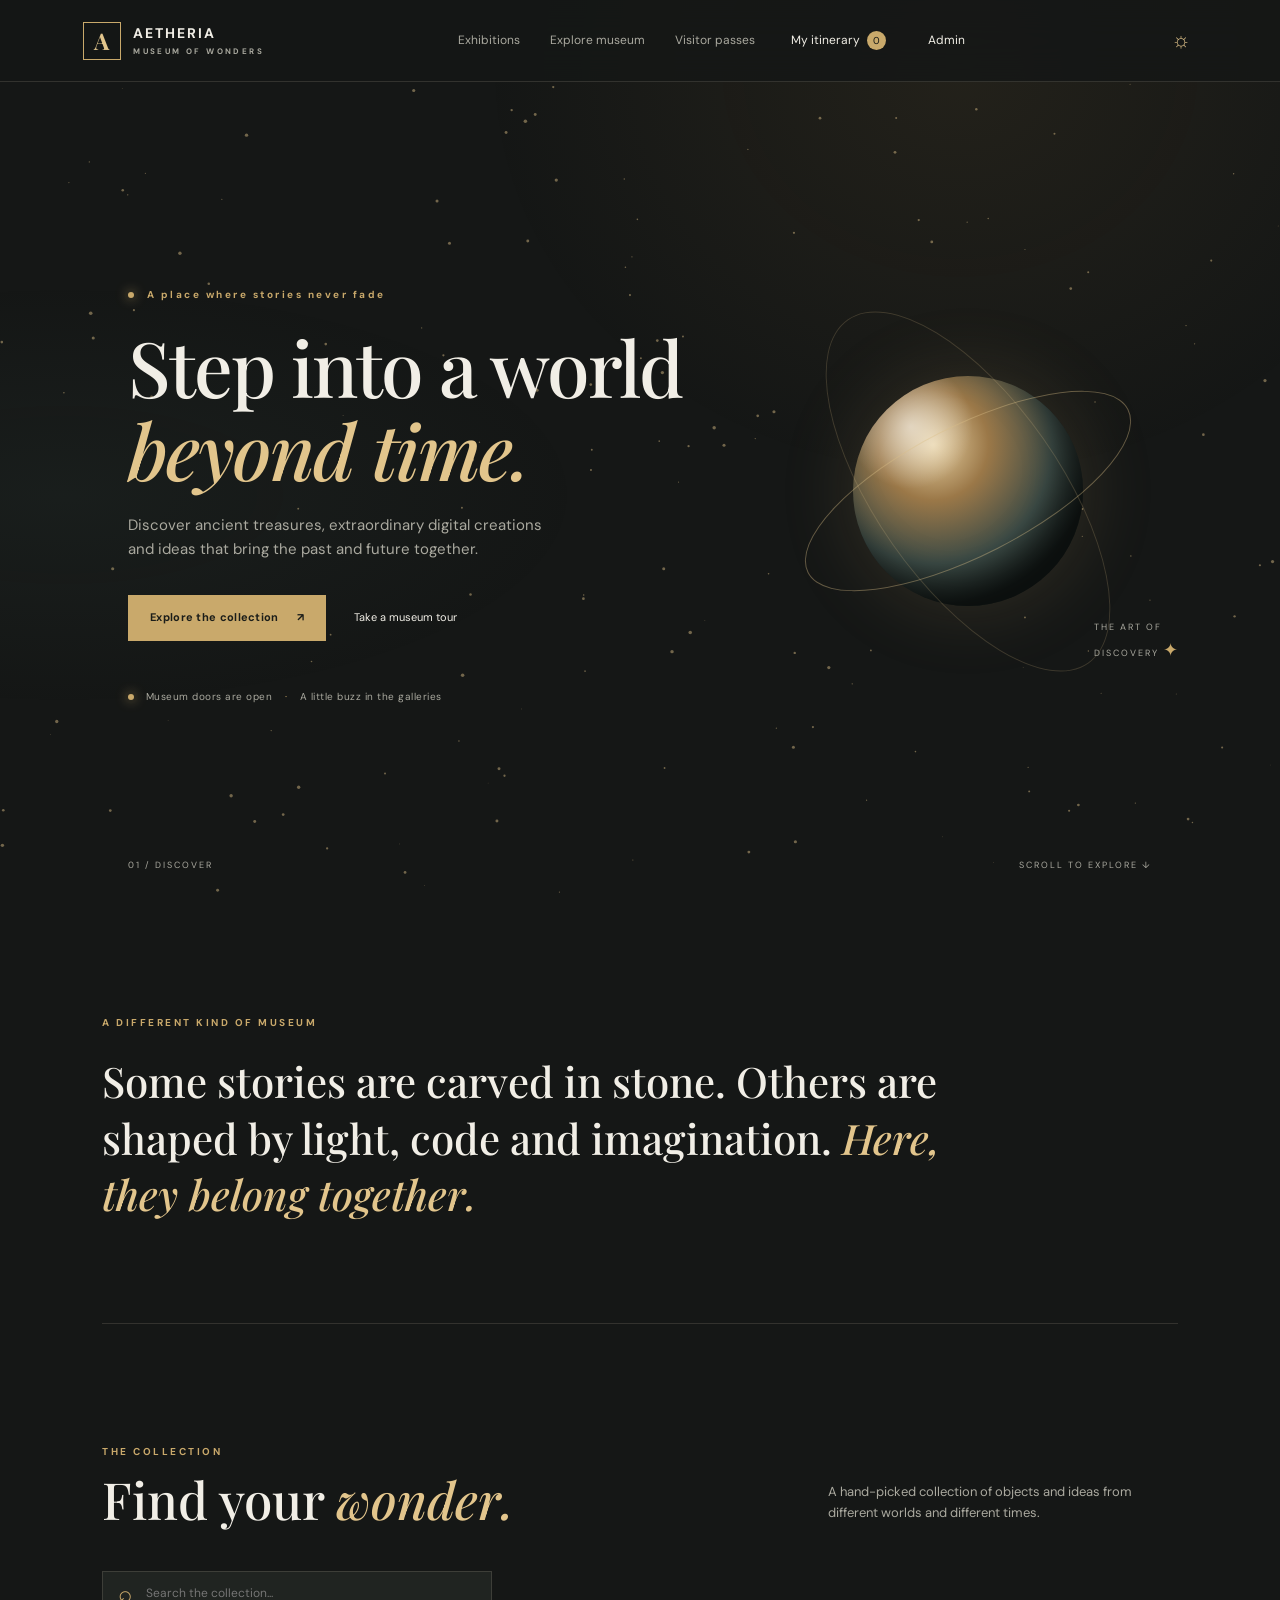
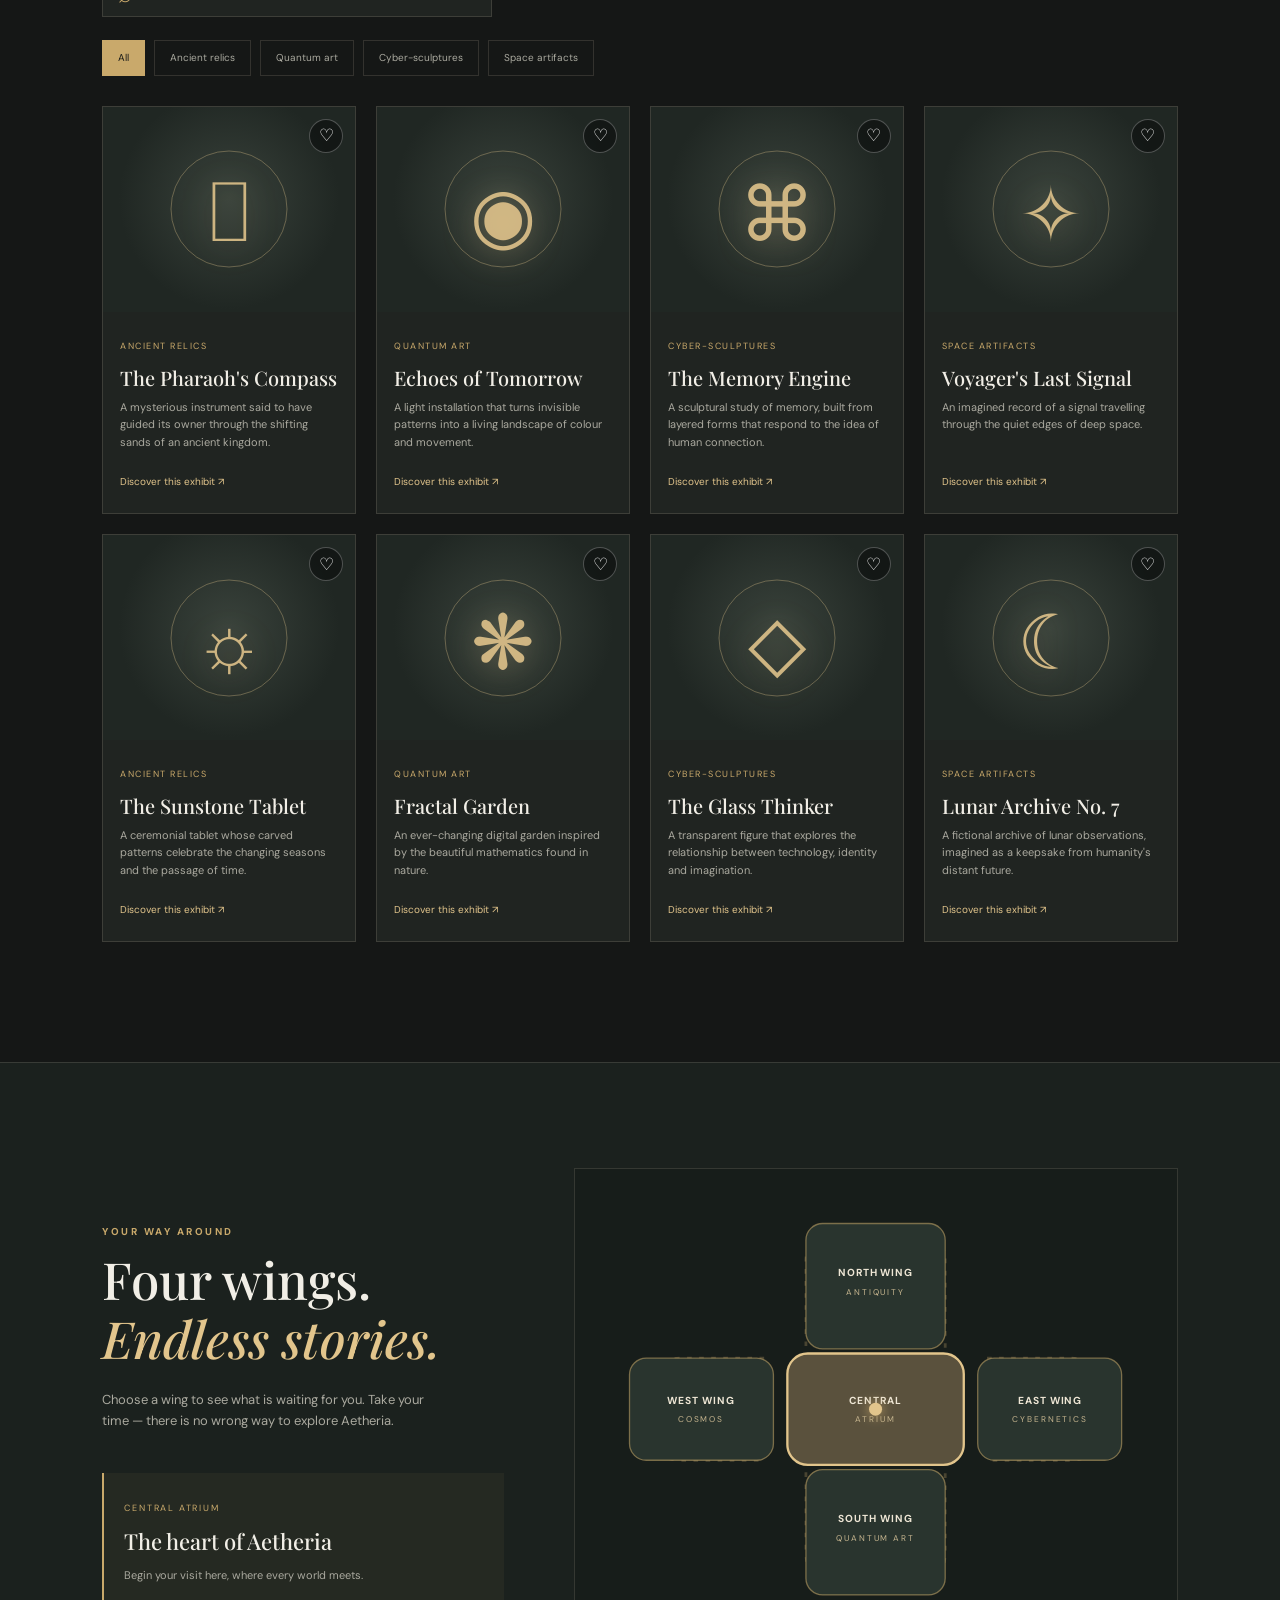
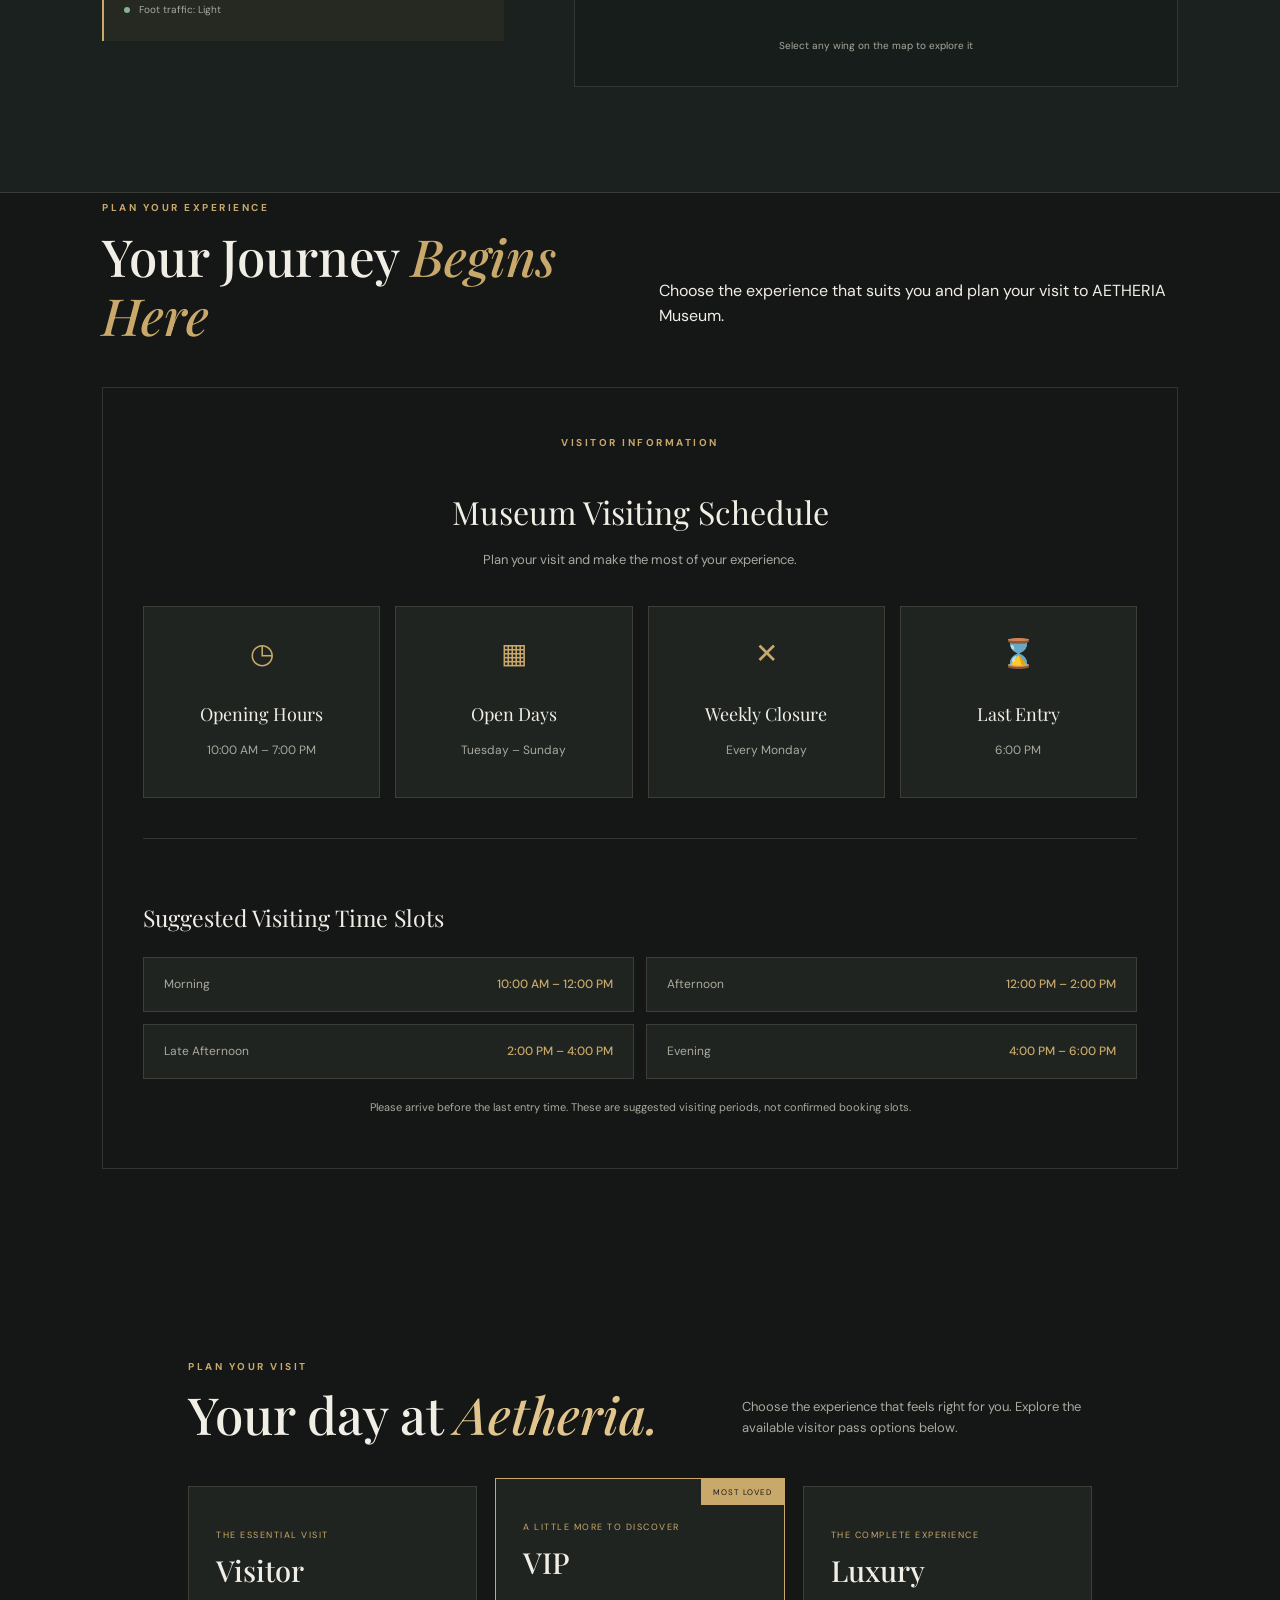
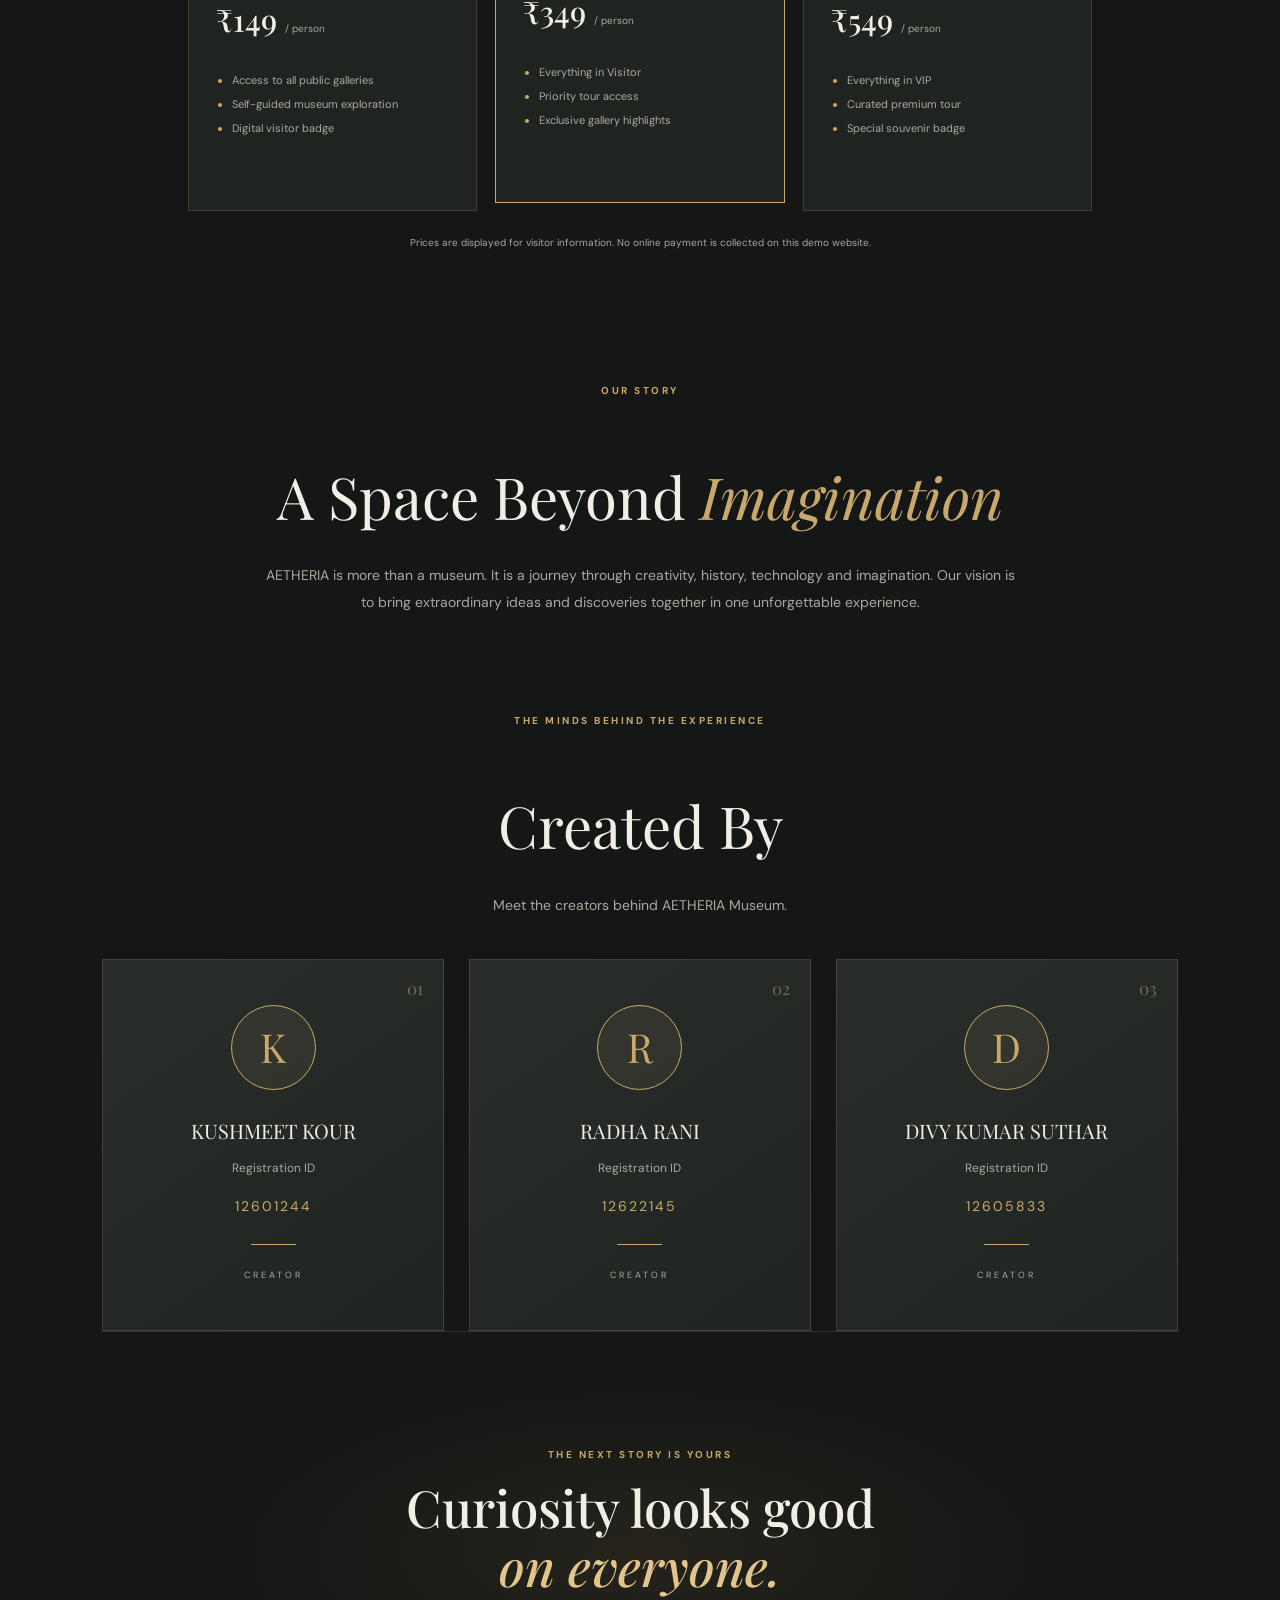
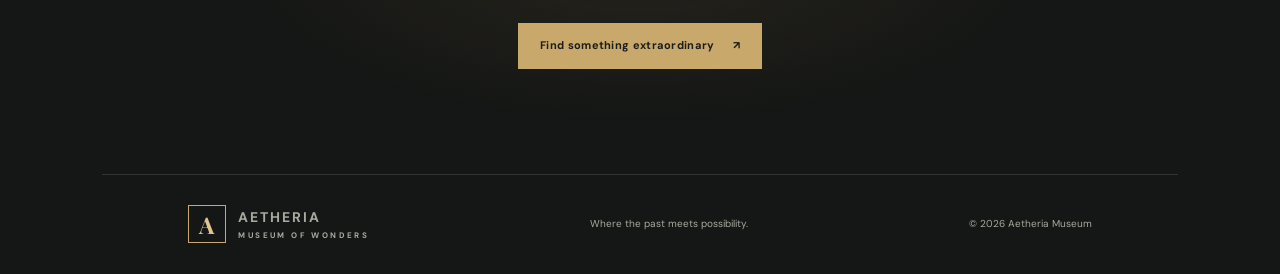
<file: index.html>
<!DOCTYPE html>
<html lang="en">
<head>
  <meta charset="UTF-8">
  <meta name="viewport" content="width=device-width, initial-scale=1.0">
  <meta name="theme-color" content="#151716">

  <title>AETHERIA — Museum of Wonders</title>

  <link rel="preconnect" href="https://fonts.googleapis.com">
  <link rel="preconnect" href="https://fonts.gstatic.com" crossorigin>

  <link href="https://fonts.googleapis.com/css2?family=DM+Sans:wght@400;500;600;700&family=Playfair+Display:wght@500;600;700&display=swap" rel="stylesheet">

  <link rel="stylesheet" href="style.css">
</head>

<body>

  <div class="ambient-glow"></div>

  <!-- Navigation -->
  <header class="navbar">

    <a class="brand" href="#home">
      <span class="brand-mark">A</span>

      <span>
        AETHERIA
        <small>MUSEUM OF WONDERS</small>
      </span>
    </a>

    <button class="menu-toggle" id="menuToggle">☰</button>

    <nav class="nav-links" id="navLinks">
      <a href="#exhibits">Exhibitions</a>
      <a href="#museum-map">Explore museum</a>
      <a href="#passes">Visitor passes</a>

      <button class="nav-button" id="openItinerary">
        My itinerary <span id="favoriteCount">0</span>
      </button>

      <button class="nav-button admin-link" id="openAdmin">
        Admin
      </button>
    </nav>

    <button class="theme-button" id="themeToggle">☼</button>

  </header>


  <main>

    <!-- Hero section -->
    <section class="hero" id="home">

      <canvas id="starCanvas"></canvas>

      <div class="hero-content">

        <p class="eyebrow">
          <span></span>
          A place where stories never fade
        </p>

        <h1>
          Step into a world
          <br>
          <em>beyond time.</em>
        </h1>

        <p class="hero-copy">
          Discover ancient treasures, extraordinary digital creations
          and ideas that bring the past and future together.
        </p>

        <div class="hero-actions">

          <a class="primary-button" href="#exhibits">
            Explore the collection <span>↗</span>
          </a>

          <a class="text-button" href="#museum-map">
            Take a museum tour
          </a>

        </div>

        <div class="hero-note">
          <span class="live-dot"></span>
          Museum doors are open
          <span class="note-divider">·</span>
          <span id="crowdStatus">A calm day to explore</span>
        </div>

      </div>


      <div class="hero-art">

        <div class="orbit orbit-one"></div>
        <div class="orbit orbit-two"></div>

        <div class="hero-orb">
          <div class="orb-inner"></div>
        </div>

        <div class="hero-art-label">
          THE ART OF
          <br>
          DISCOVERY <span>✦</span>
        </div>

      </div>

      <div class="hero-bottom">
        <span>01 / DISCOVER</span>
        <span>SCROLL TO EXPLORE ↓</span>
      </div>

    </section>


    <!-- Introduction -->
    <section class="intro section-wrap">

      <div class="intro-small">
        A DIFFERENT KIND OF MUSEUM
      </div>

      <p>
        Some stories are carved in stone. Others are shaped by light,
        code and imagination.
        <em>Here, they belong together.</em>
      </p>

    </section>


    <!-- Exhibitions -->
    <section class="section-wrap exhibits-section" id="exhibits">

      <div class="section-heading">

        <div>
          <p class="eyebrow">THE COLLECTION</p>
          <h2>Find your <em>wonder.</em></h2>
        </div>

        <p class="section-description">
          A hand-picked collection of objects and ideas from
          different worlds and different times.
        </p>

      </div>


      <div class="collection-tools">

        <label class="search-box">
          <span>⌕</span>

          <input
            id="searchInput"
            type="search"
            placeholder="Search the collection..."
          >
        </label>


        <div class="filter-list" id="filterList">

          <button class="filter-button active" data-category="All">
            All
          </button>

          <button class="filter-button" data-category="Ancient Relics">
            Ancient relics
          </button>

          <button class="filter-button" data-category="Quantum Art">
            Quantum art
          </button>

          <button class="filter-button" data-category="Cyber-Sculptures">
            Cyber-sculptures
          </button>

          <button class="filter-button" data-category="Space Artifacts">
            Space artifacts
          </button>

        </div>

      </div>


      <div class="exhibit-grid" id="exhibitGrid"></div>

      <p class="empty-message" id="emptyMessage" hidden>
        No exhibits found. Try another search.
      </p>

    </section>


    <!-- Museum floor map -->
    <section class="museum-map-section" id="museum-map">

      <div class="section-wrap map-layout">

        <div class="map-copy">

          <p class="eyebrow">YOUR WAY AROUND</p>

          <h2>
            Four wings.
            <br>
            <em>Endless stories.</em>
          </h2>

          <p>
            Choose a wing to see what is waiting for you.
            Take your time — there is no wrong way to explore Aetheria.
          </p>


          <div class="wing-info" id="wingInfo">

            <span class="wing-kicker">CENTRAL ATRIUM</span>

            <h3>The heart of Aetheria</h3>

            <p>
              Begin your visit here, where every world meets.
            </p>

            <span class="foot-traffic">
              <i></i> Foot traffic: Light
            </span>

          </div>

        </div>


        <div class="map-card">

          <svg class="floor-map" viewBox="0 0 600 470">

            <path class="map-path"
              d="M225 180 L225 75 Q225 48 252 48 H348 Q375 48 375 75 V180
              M225 290 V390 Q225 417 252 417 H348 Q375 417 375 390 V290
              M180 180 H90 Q63 180 63 207 V263 Q63 290 90 290 H180
              M420 180 H510 Q537 180 537 207 V263 Q537 290 510 290 H420"/>

            <rect class="wing-shape" data-wing="North Wing"
              x="225" y="35" width="150" height="135" rx="18"/>

            <rect class="wing-shape" data-wing="West Wing"
              x="35" y="180" width="155" height="110" rx="18"/>

            <rect class="wing-shape" data-wing="East Wing"
              x="410" y="180" width="155" height="110" rx="18"/>

            <rect class="wing-shape" data-wing="Central Atrium"
              x="205" y="175" width="190" height="120" rx="22"/>

            <rect class="wing-shape" data-wing="South Wing"
              x="225" y="300" width="150" height="135" rx="18"/>


            <g class="map-label" pointer-events="none">

              <text x="300" y="92">NORTH WING</text>
              <text x="300" y="112" class="map-sub">ANTIQUITY</text>

              <text x="112" y="229">WEST WING</text>
              <text x="112" y="249" class="map-sub">COSMOS</text>

              <text x="488" y="229">EAST WING</text>
              <text x="488" y="249" class="map-sub">CYBERNETICS</text>

              <text x="300" y="229">CENTRAL</text>
              <text x="300" y="249" class="map-sub">ATRIUM</text>

              <text x="300" y="357">SOUTH WING</text>
              <text x="300" y="377" class="map-sub">QUANTUM ART</text>

            </g>

            <circle class="map-center-dot" cx="300" cy="235" r="7"/>

          </svg>

          <p class="map-hint">
            Select any wing on the map to explore it
          </p>

        </div>

      </div>

    </section>


    


    

  </main>


  


  <!-- Exhibit details popup -->
  <div class="modal-overlay" id="artifactModal">

    <div class="modal-card artifact-modal">

      <button class="close-button" data-close="artifactModal">×</button>

      <div class="modal-art" id="modalArt"></div>

      <div class="modal-content">

        <p class="eyebrow" id="modalCategory"></p>

        <h2 id="modalTitle"></h2>

        <p id="modalDescription"></p>

        <div class="artifact-facts" id="modalFacts"></div>

        <div class="modal-actions">

          <button class="outline-button" id="audioButton">
            ▶ Listen to audio guide
          </button>

          <button class="text-button" id="modalSaveButton">
            ♡ Save to itinerary
          </button>

        </div>


        <div class="rating-area">

          <span>Rate this exhibit</span>

          <div class="stars" id="ratingStars">
            ☆ ☆ ☆ ☆ ☆
          </div>

          <small id="ratingMessage">
            Your rating helps other visitors.
          </small>

        </div>

      </div>

    </div>

  </div>


  <!-- Personal itinerary drawer -->
  <div class="drawer-backdrop" id="drawerBackdrop"></div>

  <aside class="itinerary-drawer" id="itineraryDrawer">

    <button class="close-button" id="closeItinerary">×</button>

    <p class="eyebrow">YOUR PERSONAL ROUTE</p>

    <h2>My <em>itinerary.</em></h2>

    <p class="drawer-intro">
      Keep the exhibits you love in one place.
    </p>

    <div id="itineraryItems" class="itinerary-items"></div>

    <div class="walking-time" id="walkingTime">
      Estimated walking time: 0 minutes
    </div>

  </aside>


  <!-- Visitor pass popup -->
  <div class="modal-overlay" id="passModal">

    <div class="modal-card pass-modal">

      <button class="close-button" data-close="passModal">×</button>

      <p class="eyebrow">YOUR AETHERIA VISIT</p>

      <h2>Create your <em>visitor pass.</em></h2>


      <form id="passForm">

        <label for="visitorName">Your name</label>

        <input
          id="visitorName"
          type="text"
          placeholder="Enter your name"
          required
          maxlength="40"
        >


        <label for="visitorEmail">Email address</label>

        <input
          id="visitorEmail"
          type="email"
          placeholder="you@example.com"
          required
        >


        <label for="passTier">Pass type</label>

        <select id="passTier">

          <option value="Visitor">Visitor — ₹149</option>
          <option value="VIP">VIP — ₹349</option>
          <option value="Luxury">Luxury — ₹549</option>

        </select>


        <p class="form-note">
          This demo creates a digital pass for preview.
          It does not take payment or make a real booking.
        </p>

        <button class="primary-button full-button" type="submit">
          Generate my pass
        </button>

      </form>


      <div class="generated-pass" id="generatedPass" hidden>

        <div class="pass-top">
          <span>AETHERIA</span>
          <span>VISITOR PASS</span>
        </div>

        <div class="pass-name" id="badgeName"></div>

        <div class="pass-tier" id="badgeTier"></div>

        <div class="badge-code" id="badgeCode"></div>

        <div class="pass-bottom">
          <span id="badgeDate"></span>
          <span id="badgePrice"></span>
        </div>

        <button class="outline-button" id="printPass">
          Print pass
        </button>

      </div>

    </div>

  </div>


  <!-- Admin login and dashboard -->
  <div class="modal-overlay" id="adminModal">

    <div class="modal-card admin-login-card">

      <button class="close-button" data-close="adminModal">×</button>


      <!-- Admin login -->
      <div id="adminLoginView">

        <p class="eyebrow">STAFF ACCESS</p>

        <h2>Welcome <em>back.</em></h2>

        <p class="admin-help">
          Sign in to manage the museum collection.
        </p>


        <form id="adminLoginForm">

          <label for="adminId">Admin user ID</label>

          <input
            id="adminId"
            type="number"
            placeholder="Enter numeric user ID"
            required
          >


          <label for="adminPassword">Password</label>

          <input
            id="adminPassword"
            type="password"
            placeholder="Enter password"
            required
          >


          <button class="primary-button full-button" type="submit">
            Sign in
          </button>

          <p class="login-error" id="loginError"></p>

        </form>

      </div>


      <!-- Admin dashboard -->
      <div id="adminDashboard" hidden>

        <div class="admin-heading">

          <div>
            <p class="eyebrow">AETHERIA CONTROL ROOM</p>
            <h2>Manage the <em>collection.</em></h2>
          </div>

          <button class="text-button" id="adminLogout">
            Log out
          </button>

        </div>


        <p class="admin-help">
          Add a new exhibit or update and remove an existing one.
        </p>


        <form id="artifactForm" class="admin-form">

          <input type="hidden" id="editArtifactId">


          <label for="adminArtifactTitle">Exhibit title</label>

          <input
            id="adminArtifactTitle"
            required
            maxlength="70"
            placeholder="Give this exhibit a name"
          >


          <label for="adminArtifactCategory">Category</label>

          <select id="adminArtifactCategory">

            <option>Ancient Relics</option>
            <option>Quantum Art</option>
            <option>Cyber-Sculptures</option>
            <option>Space Artifacts</option>

          </select>


          <label for="adminArtifactDescription">Description</label>

          <textarea
            id="adminArtifactDescription"
            rows="3"
            required
            placeholder="Tell visitors what makes it special"
          ></textarea>


          <label for="adminArtifactWing">Museum wing</label>

          <select id="adminArtifactWing">

            <option>North Wing</option>
            <option>East Wing</option>
            <option>West Wing</option>
            <option>South Wing</option>
            <option>Central Atrium</option>

          </select>


          <label for="adminArtifactImage">Image (optional)</label>

          <input
            id="adminArtifactImage"
            type="file"
            accept="image/*"
          >


          <div class="admin-form-actions">

            <button class="primary-button" type="submit" id="saveArtifactButton">
              Save exhibit
            </button>

            <button class="outline-button" type="button" id="cancelEditButton">
              Clear form
            </button>

          </div>

        </form>


        <h3 class="admin-list-title">Current exhibits</h3>

        <div id="adminArtifactList" class="admin-artifact-list"></div>

      </div>

    </div>

  </div>


  <!-- Small messages shown after actions -->
  <div class="toast" id="toast"></div>






<!-- MUSEUM PASSES AND VISITING SCHEDULE -->
<section class="pass-section section-wrap" id="passes">

    <div class="section-heading">
        <div>
            <span class="eyebrow">PLAN YOUR EXPERIENCE</span>
            <h2>Your Journey <span>Begins Here</span></h2>
        </div>

        <p>
            Choose the experience that suits you and plan
            your visit to AETHERIA Museum.
        </p>
    </div>

    <!-- VISITING SCHEDULE -->
    <div class="visit-schedule">

        <div class="schedule-heading">
            <span class="eyebrow">VISITOR INFORMATION</span>
            <h3>Museum Visiting Schedule</h3>
            <p>Plan your visit and make the most of your experience.</p>
        </div>

        <div class="schedule-details">

            <div class="schedule-item">
                <span class="schedule-icon">◷</span>
                <h4>Opening Hours</h4>
                <p>10:00 AM – 7:00 PM</p>
            </div>

            <div class="schedule-item">
                <span class="schedule-icon">▦</span>
                <h4>Open Days</h4>
                <p>Tuesday – Sunday</p>
            </div>

            <div class="schedule-item">
                <span class="schedule-icon">✕</span>
                <h4>Weekly Closure</h4>
                <p>Every Monday</p>
            </div>

            <div class="schedule-item">
                <span class="schedule-icon">⌛</span>
                <h4>Last Entry</h4>
                <p>6:00 PM</p>
            </div>

        </div>

        <div class="time-slots">
            <h4>Suggested Visiting Time Slots</h4>

            <div class="time-slot-list">
                <div class="time-slot">
                    <span>Morning</span>
                    <strong>10:00 AM – 12:00 PM</strong>
                </div>

                <div class="time-slot">
                    <span>Afternoon</span>
                    <strong>12:00 PM – 2:00 PM</strong>
                </div>

                <div class="time-slot">
                    <span>Late Afternoon</span>
                    <strong>2:00 PM – 4:00 PM</strong>
                </div>

                <div class="time-slot">
                    <span>Evening</span>
                    <strong>4:00 PM – 6:00 PM</strong>
                </div>
            </div>

            <p class="schedule-note">
                Please arrive before the last entry time.
                These are suggested visiting periods, not confirmed booking slots.
            </p>
        </div>

    </div>
    <!-- Visitor passes and prices -->
    <section class="section-wrap passes-section" id="passes">

      <div class="section-heading">

        <div>
          <p class="eyebrow">PLAN YOUR VISIT</p>
          <h2>Your day at <em>Aetheria.</em></h2>
        </div>

        <p class="section-description">
          Choose the experience that feels right for you.
          Explore the available visitor pass options below.
        </p>

      </div>


      <div class="pass-grid">


        <article class="pass-card">

          <p class="pass-type">THE ESSENTIAL VISIT</p>

          <h3>Visitor</h3>

          <div class="pass-price">
            ₹149 <small>/ person</small>
          </div>

          <ul>
            <li>Access to all public galleries</li>
            <li>Self-guided museum exploration</li>
            <li>Digital visitor badge</li>
          </ul>

          <!-- <button class="outline-button choose-pass" data-tier="Visitor">
            Create visitor pass
          </button> -->

        </article>


        <article class="pass-card featured-pass">

          <span class="popular-tag">MOST LOVED</span>

          <p class="pass-type">A LITTLE MORE TO DISCOVER</p>

          <h3>VIP</h3>

          <div class="pass-price">
            ₹349 <small>/ person</small>
          </div>

          <ul>
            <li>Everything in Visitor</li>
            <li>Priority tour access</li>
            <li>Exclusive gallery highlights</li>
          </ul>

          <!-- <button class="primary-button choose-pass" data-tier="VIP">
            Create VIP pass
          </button> -->

        </article>


        <article class="pass-card">

          <p class="pass-type">THE COMPLETE EXPERIENCE</p>

          <h3>Luxury</h3>

          <div class="pass-price">
            ₹549 <small>/ person</small>
          </div>

          <ul>
            <li>Everything in VIP</li>
            <li>Curated premium tour</li>
            <li>Special souvenir badge</li>
          </ul>

          <!-- <button class="outline-button choose-pass" data-tier="Luxury">
            Create luxury pass
          </button> -->

        </article>

      </div>

      <p class="price-note">
        Prices are displayed for visitor information.
        No online payment is collected on this demo website.
      </p>

    </section>
    

</section>







<!-- ABOUT AETHERIA SECTION -->
<section class="about-section section-wrap" id="about">

    <div class="about-heading">
        <span class="eyebrow">OUR STORY</span>
        <h2>A Space Beyond <span>Imagination</span></h2>

        <p>
            AETHERIA is more than a museum. It is a journey through
            creativity, history, technology and imagination.
            Our vision is to bring extraordinary ideas and discoveries
            together in one unforgettable experience.
        </p>
    </div>

    <div class="creator-heading">
        <span class="eyebrow">THE MINDS BEHIND THE EXPERIENCE</span>
        <h2>Created By</h2>
        <p>Meet the creators behind AETHERIA Museum.</p>
    </div>

    <div class="creator-grid">

        <div class="creator-card">
            <div class="creator-number">01</div>
            <div class="creator-symbol">K</div>
            <h3>KUSHMEET KOUR</h3>
            <p>Registration ID</p>
            <span>12601244</span>
            <div class="creator-line"></div>
            <small>CREATOR</small>
        </div>

        <div class="creator-card">
            <div class="creator-number">02</div>
            <div class="creator-symbol">R</div>
            <h3>RADHA RANI</h3>
            <p>Registration ID</p>
            <span>12622145</span>
            <div class="creator-line"></div>
            <small>CREATOR</small>
        </div>

        <div class="creator-card">
            <div class="creator-number">03</div>
            <div class="creator-symbol">D</div>
            <h3>DIVY KUMAR SUTHAR</h3>
            <p>Registration ID</p>
            <span>12605833</span>
            <div class="creator-line"></div>
            <small>CREATOR</small>
        </div>

    </div>
    <!-- Closing section -->
    <section class="closing-section">

      <p class="eyebrow">THE NEXT STORY IS YOURS</p>

      <h2>
        Curiosity looks good
        <br>
        <em>on everyone.</em>
      </h2>

      <a class="primary-button" href="#exhibits">
        Find something extraordinary <span>↗</span>
      </a>

    </section>

    <!-- Footer -->
  <footer class="footer">

    <a class="brand" href="#home">
      <span class="brand-mark">A</span>

      <span>
        AETHERIA
        <small>MUSEUM OF WONDERS</small>
      </span>
    </a>

    <p>Where the past meets possibility.</p>

    <span>© 2026 Aetheria Museum</span>

  </footer>

</section>
  <script src="script.js"></script>

</body>
</html>
</file>
<file: style.css>
/* Aetheria — simple, calm styles with a little museum drama. */

:root {
  --background: #151716;
  --surface: #202421;
  --surface-light: #292e2a;
  --text: #f1eee6;
  --muted: #aaa99f;
  --gold: #c9a96b;
  --gold-light: #e2c58c;
  --line: rgba(232, 221, 196, .14);

  --serif: "Playfair Display", Georgia, serif;
  --sans: "DM Sans", Arial, sans-serif;
}


/* Basic page settings */

* {
  box-sizing: border-box;
}

html {
  scroll-behavior: smooth;
  scroll-padding-top: 90px;
}

body {
  margin: 0;
  background: var(--background);
  color: var(--text);
  font-family: var(--sans);
  line-height: 1.6;
  overflow-x: hidden;
}

body.light-theme {
  --background: #eee9df;
  --surface: #fffaf0;
  --surface-light: #e7dfd1;
  --text: #252923;
  --muted: #6e7168;
  --line: rgba(45, 48, 40, .16);
}

button,
input,
select,
textarea {
  font: inherit;
}

button,
a {
  -webkit-tap-highlight-color: transparent;
}

button {
  cursor: pointer;
}

a {
  color: inherit;
  text-decoration: none;
}

[hidden] {
  display: none !important;
}


/* Background glow */

.ambient-glow {
  position: fixed;
  inset: 0;
  pointer-events: none;
  z-index: -1;

  background:
    radial-gradient(
      ellipse at 75% 8%,
      rgba(177, 135, 70, .09),
      transparent 35%
    ),
    radial-gradient(
      ellipse at 5% 55%,
      rgba(78, 112, 104, .08),
      transparent 30%
    );
}


/* Navigation bar */

.navbar {
  height: 82px;
  position: sticky;
  top: 0;
  z-index: 20;

  display: flex;
  align-items: center;
  justify-content: space-between;

  padding: 0 6.5%;

  background: rgba(21, 23, 22, .88);
  border-bottom: 1px solid var(--line);

  backdrop-filter: blur(18px);
}

.light-theme .navbar {
  background: rgba(238, 233, 223, .9);
}

.brand {
  display: inline-flex;
  align-items: center;
  gap: 12px;

  font-size: 14px;
  font-weight: 700;
  letter-spacing: 2px;
  line-height: 1.2;
}

.brand small {
  display: block;
  color: var(--muted);
  font-size: 8px;
  letter-spacing: 2.4px;
  margin-top: 5px;
}

.brand-mark {
  display: grid;
  place-items: center;

  width: 38px;
  height: 38px;

  border: 1px solid var(--gold);
  color: var(--gold-light);

  font-family: var(--serif);
  font-size: 23px;
}

.nav-links {
  display: flex;
  align-items: center;
  gap: 30px;

  font-size: 12px;
  color: var(--muted);
}

.nav-links a:hover,
.nav-button:hover {
  color: var(--gold-light);
}

.nav-button,
.theme-button,
.menu-toggle {
  color: var(--text);
  background: none;
  border: 0;
}

.nav-button {
  font-size: 12px;
}

.nav-button span {
  display: inline-grid;
  place-items: center;

  min-width: 19px;
  height: 19px;

  margin-left: 4px;
  border-radius: 50%;

  background: var(--gold);
  color: #171915;
  font-size: 10px;
}

.theme-button {
  font-size: 21px;
  color: var(--gold-light);
}

.menu-toggle {
  display: none;
  font-size: 22px;
}


/* Hero section */

.hero {
  min-height: 690px;
  height: calc(100vh - 82px);
  max-height: 850px;

  position: relative;

  display: flex;
  align-items: center;

  overflow: hidden;
  padding: 50px 10%;
}

#starCanvas {
  position: absolute;
  inset: 0;

  width: 100%;
  height: 100%;

  opacity: .65;
}

.hero-content {
  position: relative;
  z-index: 2;
  max-width: 570px;
}

.eyebrow,
.intro-small {
  color: var(--gold);
  font-size: 10px;
  font-weight: 700;
  letter-spacing: 2.5px;
}

.eyebrow span,
.live-dot {
  display: inline-block;

  width: 6px;
  height: 6px;

  border-radius: 50%;
  background: var(--gold);

  margin-right: 8px;

  box-shadow: 0 0 12px var(--gold);
}

.hero h1 {
  margin: 22px 0;

  font: 500 clamp(48px, 6vw, 78px)/1.08 var(--serif);
  letter-spacing: -2px;
}

h1 em,
h2 em {
  color: var(--gold-light);
  font-weight: 500;
}

.hero-copy {
  max-width: 440px;
  color: var(--muted);
  font-size: 15px;
}

.hero-actions {
  display: flex;
  align-items: center;
  gap: 28px;

  margin-top: 34px;
}


/* Buttons */

.primary-button,
.outline-button {
  min-height: 46px;

  display: inline-flex;
  align-items: center;
  justify-content: center;
  gap: 18px;

  padding: 0 21px;

  border: 1px solid var(--gold);

  font-size: 11px;
  font-weight: 700;
  letter-spacing: .3px;

  transition: .25s ease;
}

.primary-button {
  background: var(--gold);
  color: #1b1d19;
}

.primary-button:hover {
  background: var(--gold-light);
  border-color: var(--gold-light);
  transform: translateY(-2px);
}

.outline-button {
  color: var(--gold-light);
  background: transparent;
}

.outline-button:hover {
  background: rgba(201, 169, 107, .12);
}

.text-button {
  color: var(--text);
  background: none;
  border: 0;
  font-size: 11px;
}

.text-button:hover {
  color: var(--gold-light);
}

.hero-note {
  margin-top: 48px;
  color: var(--muted);
  font-size: 10px;
  letter-spacing: .5px;
}

.note-divider {
  padding: 0 9px;
  color: var(--gold);
}


/* Decorative planet */

.hero-art {
  width: 420px;
  height: 420px;

  position: absolute;
  right: 8%;
  top: 50%;

  transform: translateY(-50%);

  display: grid;
  place-items: center;
}

.hero-orb {
  width: 230px;
  height: 230px;

  border-radius: 50%;

  background:
    radial-gradient(
      circle at 35% 30%,
      #e7d1a3,
      #9b7848 25%,
      #3c4b46 54%,
      #161d1b 73%
    );

  box-shadow:
    0 0 75px rgba(201,169,107,.17),
    inset -18px -22px 35px rgba(0,0,0,.5);

  animation: float 7s ease-in-out infinite;
}

.orb-inner {
  width: 100%;
  height: 100%;

  border-radius: 50%;

  background:
    radial-gradient(
      circle at 25% 22%,
      rgba(255,255,255,.55),
      transparent 25%
    );
}

.orbit {
  position: absolute;

  width: 360px;
  height: 130px;

  border: 1px solid rgba(218,190,136,.4);
  border-radius: 50%;

  transform: rotate(-27deg);
}

.orbit-two {
  width: 420px;
  height: 185px;

  transform: rotate(55deg);

  border-color: rgba(218,190,136,.2);
}

.hero-art-label {
  position: absolute;
  right: -2px;
  bottom: 35px;

  color: var(--muted);
  font-size: 9px;
  letter-spacing: 2px;
  line-height: 1.7;
}

.hero-art-label span {
  color: var(--gold);
  font-size: 18px;
}

.hero-bottom {
  position: absolute;
  bottom: 28px;
  left: 10%;
  right: 10%;

  display: flex;
  justify-content: space-between;

  color: var(--muted);
  font-size: 9px;
  letter-spacing: 2px;
}

@keyframes float {
  50% {
    transform: translateY(-13px);
  }
}


/* Introduction */

.section-wrap {
  width: min(1180px, 84%);
  margin: auto;
}

.intro {
  padding: 115px 0 100px;
  border-bottom: 1px solid var(--line);
}

.intro p {
  max-width: 880px;
  margin: 22px 0 0;

  font: 500 clamp(27px, 3.3vw, 42px)/1.35 var(--serif);
}

.intro p em {
  color: var(--gold-light);
}


/* Exhibition collection */

.exhibits-section {
  padding-top: 110px;
  padding-bottom: 120px;
}

.section-heading {
  display: flex;
  justify-content: space-between;
  align-items: end;
  gap: 40px;

  margin-bottom: 42px;
}

.section-heading h2,
.map-copy h2,
.closing-section h2 {
  margin: 9px 0 0;
  font: 500 clamp(36px, 4vw, 52px)/1.15 var(--serif);
}

.section-description {
  max-width: 350px;
  margin: 0 0 5px;

  color: var(--muted);
  font-size: 13px;
}

.collection-tools {
  display: flex;
  flex-direction: column;
  gap: 23px;

  margin-bottom: 30px;
}

.search-box {
  width: min(390px, 100%);
  height: 46px;

  display: flex;
  align-items: center;
  gap: 12px;

  padding: 0 15px;

  border: 1px solid var(--line);
  background: var(--surface);
  color: var(--gold);
}

.search-box span {
  font-size: 24px;
}

.search-box input {
  width: 100%;

  color: var(--text);
  border: 0;
  outline: 0;
  background: transparent;

  font-size: 12px;
}

.filter-list {
  display: flex;
  flex-wrap: wrap;
  gap: 9px;
}

.filter-button {
  padding: 9px 15px;

  border: 1px solid var(--line);
  background: transparent;
  color: var(--muted);

  font-size: 10px;
  transition: .2s;
}

.filter-button:hover,
.filter-button.active {
  color: #1b1d19;
  background: var(--gold);
  border-color: var(--gold);
}


/* Exhibit cards */

.exhibit-grid {
  display: grid;
  grid-template-columns: repeat(4, 1fr);
  gap: 20px;
}

.exhibit-card {
  min-width: 0;
  overflow: hidden;

  background: var(--surface);
  border: 1px solid var(--line);

  transition: transform .3s, border-color .3s;
}

.exhibit-card:hover {
  transform: translateY(-6px);
  border-color: rgba(201,169,107,.55);
}

.exhibit-art {
  height: 205px;
  position: relative;

  display: grid;
  place-items: center;

  overflow: hidden;
  background: radial-gradient(circle at 50% 45%, #39423b, #202723 65%);

  cursor: pointer;
}

.exhibit-art img {
  width: 100%;
  height: 100%;
  object-fit: cover;
}

.art-symbol {
  font: 500 76px var(--serif);
  color: rgba(226,197,140,.88);
  text-shadow: 0 5px 35px rgba(226,197,140,.3);
}

.art-symbol::after {
  content: "";

  position: absolute;

  width: 115px;
  height: 115px;

  border: 1px solid rgba(226,197,140,.35);
  border-radius: 50%;

  left: 50%;
  top: 50%;

  transform: translate(-50%,-50%);
}

.save-button {
  position: absolute;
  right: 12px;
  top: 12px;

  width: 34px;
  height: 34px;

  display: grid;
  place-items: center;

  border: 1px solid rgba(255,255,255,.25);
  border-radius: 50%;

  background: rgba(10,12,11,.55);
  color: white;

  font-size: 17px;
}

.save-button.saved {
  color: #e9b4a9;
}

.exhibit-info {
  padding: 19px 17px 21px;
}

.exhibit-category {
  color: var(--gold);
  font-size: 9px;
  letter-spacing: 1.5px;
  text-transform: uppercase;
}

.exhibit-info h3 {
  margin: 7px 0 8px;
  font: 500 20px var(--serif);
}

.exhibit-info p {
  min-height: 58px;
  margin: 0;

  color: var(--muted);
  font-size: 11px;
  line-height: 1.6;
}

.card-link {
  margin-top: 17px;
  padding: 0;

  border: 0;
  background: none;

  color: var(--gold-light);
  font-size: 10px;
}

.empty-message {
  color: var(--muted);
  padding: 35px 0;
}


/* Museum floor map */

.museum-map-section {
  padding: 105px 0;

  background: #1b211e;

  border-top: 1px solid var(--line);
  border-bottom: 1px solid var(--line);
}

.light-theme .museum-map-section {
  background: #e4ded1;
}

.map-layout {
  display: grid;
  grid-template-columns: .8fr 1.2fr;
  align-items: center;
  gap: 70px;
}

.map-copy > p:not(.eyebrow) {
  color: var(--muted);
  font-size: 13px;

  max-width: 340px;
  margin-top: 22px;
}

.wing-info {
  margin-top: 42px;
  padding: 20px;

  border-left: 2px solid var(--gold);
  background: rgba(201,169,107,.06);
}

.wing-kicker {
  color: var(--gold);
  font-size: 9px;
  letter-spacing: 1.8px;
}

.wing-info h3 {
  margin: 7px 0;
  font: 500 22px var(--serif);
}

.wing-info p {
  color: var(--muted);
  font-size: 11px;
}

.foot-traffic {
  color: var(--muted);
  font-size: 10px;
}

.foot-traffic i {
  display: inline-block;

  width: 6px;
  height: 6px;

  margin-right: 6px;
  border-radius: 50%;

  background: #86b38b;
}

.map-card {
  padding: 22px;

  border: 1px solid var(--line);
  background: rgba(8,12,10,.18);
}

.floor-map {
  width: 100%;
  display: block;
}

.map-path {
  fill: none;
  stroke: rgba(201,169,107,.28);
  stroke-width: 3;
  stroke-dasharray: 5 8;
}

.wing-shape {
  fill: #29342e;
  stroke: rgba(201,169,107,.55);
  stroke-width: 1.4;

  cursor: pointer;
  transition: .2s;
}

.wing-shape:hover,
.wing-shape.selected {
  fill: #5a513d;
  stroke: var(--gold-light);
  stroke-width: 2.5;
}

.map-label {
  fill: #eee6d5;
  text-anchor: middle;

  font: 700 11px var(--sans);
  letter-spacing: 1px;

  pointer-events: none;
}

.map-sub {
  fill: #c6b58f;
  font: 9px var(--sans);
  letter-spacing: 2px;
}

.map-center-dot {
  fill: var(--gold-light);
  filter: drop-shadow(0 0 7px var(--gold));
  pointer-events: none;
}

.map-hint {
  text-align: center;
  color: var(--muted);
  font-size: 10px;
}


/* Visitor passes */

.passes-section {
  padding-top: 115px;
  padding-bottom: 115px;
}

.pass-grid {
  display: grid;
  grid-template-columns: repeat(3, 1fr);
  gap: 18px;
}

.pass-card {
  position: relative;

  padding: 32px 27px;

  border: 1px solid var(--line);
  background: var(--surface);
}

.featured-pass {
  border-color: var(--gold);
  transform: translateY(-8px);
}

.popular-tag {
  position: absolute;
  top: 0;
  right: 0;

  padding: 7px 12px;

  background: var(--gold);
  color: #171915;

  font-size: 8px;
  letter-spacing: 1px;
}

.pass-type {
  color: var(--gold);
  font-size: 9px;
  letter-spacing: 1.5px;
}

.pass-card h3 {
  margin: 9px 0;
  font: 500 29px var(--serif);
}

.pass-price {
  font: 500 31px var(--serif);
}

.pass-price small {
  color: var(--muted);
  font: 10px var(--sans);
}

.pass-card ul {
  min-height: 116px;

  padding: 17px 0 0 16px;

  color: var(--muted);
  font-size: 11px;
  line-height: 2.2;
}

.pass-card li::marker {
  color: var(--gold);
}

.pass-card .primary-button,
.pass-card .outline-button {
  width: 100%;
}

.price-note {
  margin-top: 24px;

  color: var(--muted);
  font-size: 10px;
  text-align: center;
}


/* Closing section and footer */

.closing-section {
  padding: 105px 20px;
  text-align: center;

  background: radial-gradient(
    ellipse at center,
    rgba(153,119,67,.13),
    transparent 55%
  );

  border-top: 1px solid var(--line);
}

.closing-section h2 {
  margin: 15px 0 27px;
}

.footer {
  min-height: 100px;

  display: flex;
  align-items: center;
  justify-content: space-between;
  gap: 20px;

  padding: 25px 8%;

  border-top: 1px solid var(--line);
  color: var(--muted);
  font-size: 10px;
}

.footer p {
  margin: 0;
}


/* Popups */

.modal-overlay {
  position: fixed;
  inset: 0;
  z-index: 50;

  display: none;
  align-items: center;
  justify-content: center;

  padding: 20px;

  background: rgba(5,7,6,.78);
  backdrop-filter: blur(8px);

  overflow-y: auto;
}

.modal-overlay.open {
  display: flex;
}

.modal-card {
  position: relative;

  width: min(760px, 100%);
  max-height: 92vh;

  overflow-y: auto;
  padding: 35px;

  background: var(--surface);
  border: 1px solid var(--line);

  box-shadow: 0 25px 80px rgba(0,0,0,.35);
}

.close-button {
  position: absolute;
  z-index: 2;

  top: 13px;
  right: 17px;

  width: 32px;
  height: 32px;

  border: 0;
  background: transparent;

  color: var(--text);
  font-size: 28px;
}


/* Exhibit details popup */

.artifact-modal {
  display: grid;
  grid-template-columns: .9fr 1.1fr;
  gap: 30px;
  align-items: center;
}

.modal-art {
  min-height: 330px;

  display: grid;
  place-items: center;

  background: radial-gradient(circle, #49564a, #202723 70%);
}

.modal-art img {
  width: 100%;
  height: 100%;
  min-height: 330px;
  object-fit: cover;
}

.modal-art .art-symbol {
  font-size: 110px;
}

.modal-content h2,
.modal-card h2 {
  margin: 5px 0 13px;
  font: 500 32px var(--serif);
}

.modal-content > p:not(.eyebrow),
.admin-help {
  color: var(--muted);
  font-size: 12px;
}

.artifact-facts {
  display: flex;
  gap: 20px;
  flex-wrap: wrap;

  margin: 20px 0;

  color: var(--muted);
  font-size: 10px;
}

.artifact-facts strong {
  display: block;
  color: var(--gold-light);
  font-size: 12px;
}

.modal-actions {
  display: flex;
  flex-wrap: wrap;
  align-items: center;
  gap: 12px;
}

.rating-area {
  margin-top: 25px;
  padding-top: 18px;

  border-top: 1px solid var(--line);
  font-size: 10px;
}

.stars {
  margin: 6px 0;

  color: var(--gold-light);
  font-size: 23px;
  letter-spacing: 4px;

  cursor: pointer;
}

.rating-area small {
  color: var(--muted);
}


/* Itinerary drawer */

.drawer-backdrop {
  position: fixed;
  inset: 0;
  z-index: 39;

  display: none;
  background: rgba(0,0,0,.55);
}

.drawer-backdrop.open {
  display: block;
}

.itinerary-drawer {
  position: fixed;
  z-index: 40;

  top: 0;
  right: -430px;

  width: min(410px, 100%);
  height: 100vh;

  overflow-y: auto;
  padding: 75px 30px 30px;

  background: var(--surface);
  border-left: 1px solid var(--line);

  transition: right .3s ease;
}

.itinerary-drawer.open {
  right: 0;
}

.itinerary-drawer h2 {
  font: 500 34px var(--serif);
  margin: 6px 0;
}

.drawer-intro {
  color: var(--muted);
  font-size: 11px;
}

.itinerary-item {
  display: flex;
  justify-content: space-between;
  gap: 12px;

  padding: 15px 0;

  border-bottom: 1px solid var(--line);
}

.itinerary-item strong {
  font: 500 16px var(--serif);
}

.itinerary-item small {
  display: block;
  color: var(--muted);
  font-size: 9px;
}

.itinerary-item button {
  border: 0;
  background: none;
  color: var(--gold);
}

.walking-time {
  margin-top: 25px;
  padding: 14px;

  background: rgba(201,169,107,.08);
  color: var(--gold-light);

  font-size: 11px;
}


/* Visitor pass popup */

.pass-modal {
  width: min(480px, 100%);
}

.pass-modal form,
.admin-login-card form {
  display: flex;
  flex-direction: column;
  gap: 9px;
}

.modal-card label {
  margin-top: 8px;
  color: var(--muted);
  font-size: 10px;
}

.modal-card input,
.modal-card select,
.modal-card textarea {
  width: 100%;
  min-height: 43px;

  padding: 10px 12px;

  outline: none;

  color: var(--text);
  background: var(--background);

  border: 1px solid var(--line);
  font-size: 11px;
}

.modal-card input:focus,
.modal-card select:focus,
.modal-card textarea:focus {
  border-color: var(--gold);
}

.form-note {
  color: var(--muted);
  font-size: 9px;
}

.full-button {
  width: 100%;
  margin-top: 10px;
}


/* Generated pass */

.generated-pass {
  margin-top: 25px;
  padding: 22px;

  border: 1px dashed var(--gold);

  background: linear-gradient(
    135deg,
    rgba(201,169,107,.12),
    transparent
  );
}

.pass-top,
.pass-bottom {
  display: flex;
  justify-content: space-between;

  color: var(--gold);
  font-size: 9px;
  letter-spacing: 1.5px;
}

.pass-name {
  margin-top: 25px;
  font: 500 28px var(--serif);
}

.pass-tier {
  color: var(--gold-light);
  font-size: 11px;
}

.badge-code {
  width: 78px;
  height: 78px;

  display: grid;
  place-items: center;

  margin: 20px 0;

  border: 7px solid white;

  background:
    repeating-conic-gradient(#171915 0 25%, white 0 50%)
    0/12px 12px;

  color: #171915;
  font-size: 9px;
  font-weight: 700;
}

.pass-bottom {
  padding-top: 12px;
  border-top: 1px solid var(--line);
}

.generated-pass .outline-button {
  width: 100%;
  margin-top: 18px;
}


/* Admin dashboard */

.admin-login-card {
  width: min(760px, 100%);
}

.admin-login-card:has(#adminDashboard:not([hidden])) {
  width: min(850px, 100%);
}

.login-error {
  color: #e59b8e;
  font-size: 10px;
}

.admin-heading {
  display: flex;
  justify-content: space-between;
  align-items: center;
  gap: 15px;
}

.admin-heading h2 {
  font-size: 27px;
}

.admin-form {
  display: grid !important;
  grid-template-columns: 1fr 1fr;
  gap: 8px 15px !important;

  margin-top: 20px;
}

.admin-form label,
.admin-form textarea,
.admin-form input,
.admin-form select,
.admin-form .admin-form-actions {
  grid-column: span 2;
}

.admin-form-actions {
  display: flex;
  gap: 10px;
}

.admin-list-title {
  margin-top: 30px;
  font: 500 21px var(--serif);
}

.admin-artifact-row {
  display: flex;
  justify-content: space-between;
  align-items: center;
  gap: 12px;

  padding: 12px 0;

  border-top: 1px solid var(--line);
}

.admin-artifact-row strong {
  font: 500 15px var(--serif);
}

.admin-artifact-row small {
  display: block;
  color: var(--muted);
  font-size: 9px;
}

.admin-row-actions {
  display: flex;
  gap: 8px;
}

.admin-row-actions button {
  border: 1px solid var(--line);
  padding: 6px 9px;

  background: transparent;
  color: var(--gold-light);

  font-size: 9px;
}

.admin-row-actions button.delete-button {
  color: #e59b8e;
}


/* Small notification messages */

.toast {
  position: fixed;
  z-index: 100;

  bottom: 25px;
  left: 50%;

  transform: translate(-50%, 20px);

  padding: 12px 20px;

  background: var(--gold);
  color: #171915;

  font-size: 11px;

  opacity: 0;
  pointer-events: none;

  transition: .25s;
}

.toast.show {
  opacity: 1;
  transform: translate(-50%, 0);
}


/* Tablet screens */

@media (max-width: 1000px) {

  .navbar {
    padding: 0 4%;
  }

  .nav-links {
    gap: 16px;
  }

  .hero-art {
    right: -5%;
    opacity: .65;
    transform: translateY(-50%) scale(.8);
  }

  .exhibit-grid {
    grid-template-columns: repeat(2, 1fr);
  }

  .map-layout {
    gap: 30px;
  }

}


/* Mobile screens */

@media (max-width: 700px) {

  .navbar {
    height: 70px;
  }

  .menu-toggle {
    display: block;
    margin-left: auto;
    margin-right: 15px;
  }

  .nav-links {
    display: none;

    position: absolute;
    top: 70px;
    left: 0;
    right: 0;

    padding: 22px 7%;

    background: var(--surface);
    border-bottom: 1px solid var(--line);

    flex-direction: column;
    align-items: flex-start;
    gap: 18px;
  }

  .nav-links.open {
    display: flex;
  }

  .hero {
    min-height: 680px;
    height: auto;

    padding: 90px 8% 100px;
  }

  .hero-content {
    max-width: 100%;
  }

  .hero-art {
    right: -155px;
    top: 60%;

    opacity: .28;
    transform: translateY(-50%) scale(.75);
  }

  .hero h1 {
    font-size: 52px;
  }

  .hero-copy {
    max-width: 350px;
  }

  .hero-bottom {
    left: 8%;
    right: 8%;
  }

  .section-wrap {
    width: 86%;
  }

  .intro {
    padding: 80px 0;
  }

  .exhibits-section,
  .passes-section {
    padding-top: 80px;
    padding-bottom: 80px;
  }

  .section-heading {
    display: block;
  }

  .section-description {
    margin-top: 18px;
  }

  .exhibit-grid {
    gap: 12px;
  }

  .exhibit-art {
    height: 150px;
  }

  .exhibit-info {
    padding: 14px 12px;
  }

  .exhibit-info h3 {
    font-size: 17px;
  }

  .map-layout {
    grid-template-columns: 1fr;
  }

  .museum-map-section {
    padding: 80px 0;
  }

  .pass-grid {
    grid-template-columns: 1fr;
    gap: 14px;
  }

  .featured-pass {
    transform: none;
  }

  .pass-card ul {
    min-height: 0;
  }

  .footer {
    flex-wrap: wrap;
  }

  .footer p {
    order: 3;
    width: 100%;
  }

  .artifact-modal {
    grid-template-columns: 1fr;
    gap: 20px;
  }

  .modal-art {
    min-height: 200px;
    max-height: 240px;
  }

  .modal-art img {
    min-height: 200px;
  }

  .modal-card {
    padding: 28px 22px;
  }

  .admin-form {
    display: flex !important;
    flex-direction: column;
  }

}


/* Very small mobile screens */

@media (max-width: 420px) {

  .exhibit-grid {
    grid-template-columns: 1fr;
  }

  .exhibit-art {
    height: 210px;
  }

  .hero-actions {
    align-items: flex-start;
    flex-direction: column;
    gap: 16px;
  }

  .filter-list {
    gap: 6px;
  }

  .filter-button {
    padding: 8px 10px;
    font-size: 9px;
  }

}


/* Only show the visitor pass when printing */

@media print {

  body * {
    visibility: hidden !important;
  }

  #generatedPass,
  #generatedPass * {
    visibility: visible !important;
  }

  #generatedPass {
    position: fixed;
    inset: 20px;

    background: white;
    color: #171915;
  }

  #generatedPass .pass-name {
    color: #171915;
  }

  #generatedPass .pass-bottom {
    color: #555;
  }

  #generatedPass button {
    display: none;
  }

}





/* =====================================
   ABOUT AND CREATOR SECTION
===================================== */

.about-section {
    position: relative;
    overflow: hidden;
}

.about-heading {
    max-width: 750px;
    margin: 0 auto 90px;
    text-align: center;
}

.about-heading h2,
.creator-heading h2 {
    font-family: var(--serif);
    font-size: clamp(38px, 5vw, 58px);
    font-weight: 400;
    margin-bottom: 20px;
}

.about-heading h2 span,
.section-heading h2 span {
    color: var(--gold);
    font-style: italic;
}

.about-heading p,
.creator-heading p {
    color: var(--muted);
    font-size: 14px;
    line-height: 1.9;
}

.creator-heading {
    text-align: center;
    margin-bottom: 40px;
}

.creator-grid {
    display: grid;
    grid-template-columns: repeat(3, 1fr);
    gap: 25px;
}

.creator-card {
    position: relative;
    text-align: center;
    padding: 45px 20px;
    background: linear-gradient(
        145deg,
        var(--surface-light),
        var(--surface)
    );
    border: 1px solid var(--line);
    transition: 0.4s;
    overflow: hidden;
}

.creator-card:hover {
    transform: translateY(-10px);
    border-color: var(--gold);
    box-shadow: 0 20px 45px rgba(0, 0, 0, 0.2);
}

.creator-number {
    position: absolute;
    top: 15px;
    right: 20px;
    color: var(--gold);
    opacity: 0.5;
    font-family: var(--serif);
    font-size: 17px;
}

.creator-symbol {
    width: 85px;
    height: 85px;
    margin: 0 auto 25px;
    border: 1px solid var(--gold);
    border-radius: 50%;
    display: flex;
    align-items: center;
    justify-content: center;
    font-family: var(--serif);
    font-size: 40px;
    color: var(--gold);
    background: rgba(201, 169, 110, 0.08);
}

.creator-card h3 {
    font-family: var(--serif);
    font-size: 20px;
    font-weight: 400;
    margin-bottom: 12px;
}

.creator-card p {
    color: var(--muted);
    font-size: 12px;
}

.creator-card > span {
    display: inline-block;
    color: var(--gold);
    font-size: 14px;
    letter-spacing: 2px;
    margin-top: 5px;
}

.creator-line {
    width: 45px;
    height: 1px;
    background: var(--gold);
    margin: 25px auto 15px;
}

.creator-card small {
    color: var(--muted);
    font-size: 9px;
    letter-spacing: 3px;
}


/* =====================================
   VISIT SCHEDULE
===================================== */

.visit-schedule {
    padding: 40px;
    background: var(--background);
    border: 1px solid var(--line);
    margin-bottom: 65px;
}

.schedule-heading {
    text-align: center;
    margin-bottom: 35px;
}

.schedule-heading h3 {
    font-family: var(--serif);
    font-size: 32px;
    font-weight: 400;
    margin-bottom: 10px;
}

.schedule-heading p {
    color: var(--muted);
    font-size: 13px;
}

.schedule-details {
    display: grid;
    grid-template-columns: repeat(4, 1fr);
    gap: 15px;
}

.schedule-item {
    text-align: center;
    padding: 25px 12px;
    background: var(--surface);
    border: 1px solid var(--line);
    transition: 0.3s;
}

.schedule-item:hover {
    border-color: var(--gold);
    transform: translateY(-5px);
}

.schedule-icon {
    display: block;
    color: var(--gold);
    font-size: 28px;
    margin-bottom: 12px;
}

.schedule-item h4 {
    font-family: var(--serif);
    font-size: 18px;
    font-weight: 400;
    margin-bottom: 8px;
}

.schedule-item p {
    color: var(--muted);
    font-size: 12px;
}

.time-slots {
    margin-top: 40px;
    padding-top: 30px;
    border-top: 1px solid var(--line);
}

.time-slots h4 {
    font-family: var(--serif);
    font-size: 23px;
    font-weight: 400;
    margin-bottom: 20px;
}

.time-slot-list {
    display: grid;
    grid-template-columns: repeat(2, 1fr);
    gap: 12px;
}

.time-slot {
    padding: 17px 20px;
    display: flex;
    justify-content: space-between;
    align-items: center;
    gap: 12px;
    background: var(--surface);
    border: 1px solid var(--line);
}

.time-slot span {
    color: var(--muted);
    font-size: 12px;
}

.time-slot strong {
    color: var(--gold);
    font-size: 12px;
    font-weight: 500;
}

.schedule-note,
.pass-note {
    color: var(--muted);
    font-size: 11px;
    margin-top: 20px;
    text-align: center;
}




/* =====================================
   RESPONSIVE DESIGN
===================================== */

@media (max-width: 800px) {
    .creator-grid {
        grid-template-columns: 1fr 1fr;
    }

    .schedule-details {
        grid-template-columns: 1fr 1fr;
    }
}

@media (max-width: 550px) {
    .creator-grid {
        grid-template-columns: 1fr;
    }

    .visit-schedule {
        padding: 25px 15px;
    }

    .schedule-details {
        grid-template-columns: 1fr 1fr;
    }

    .time-slot-list {
        grid-template-columns: 1fr;
    }

    .time-slot {
        align-items: flex-start;
        flex-direction: column;
    }

    .creator-card {
        padding: 35px 15px;
    }
}
</file>
